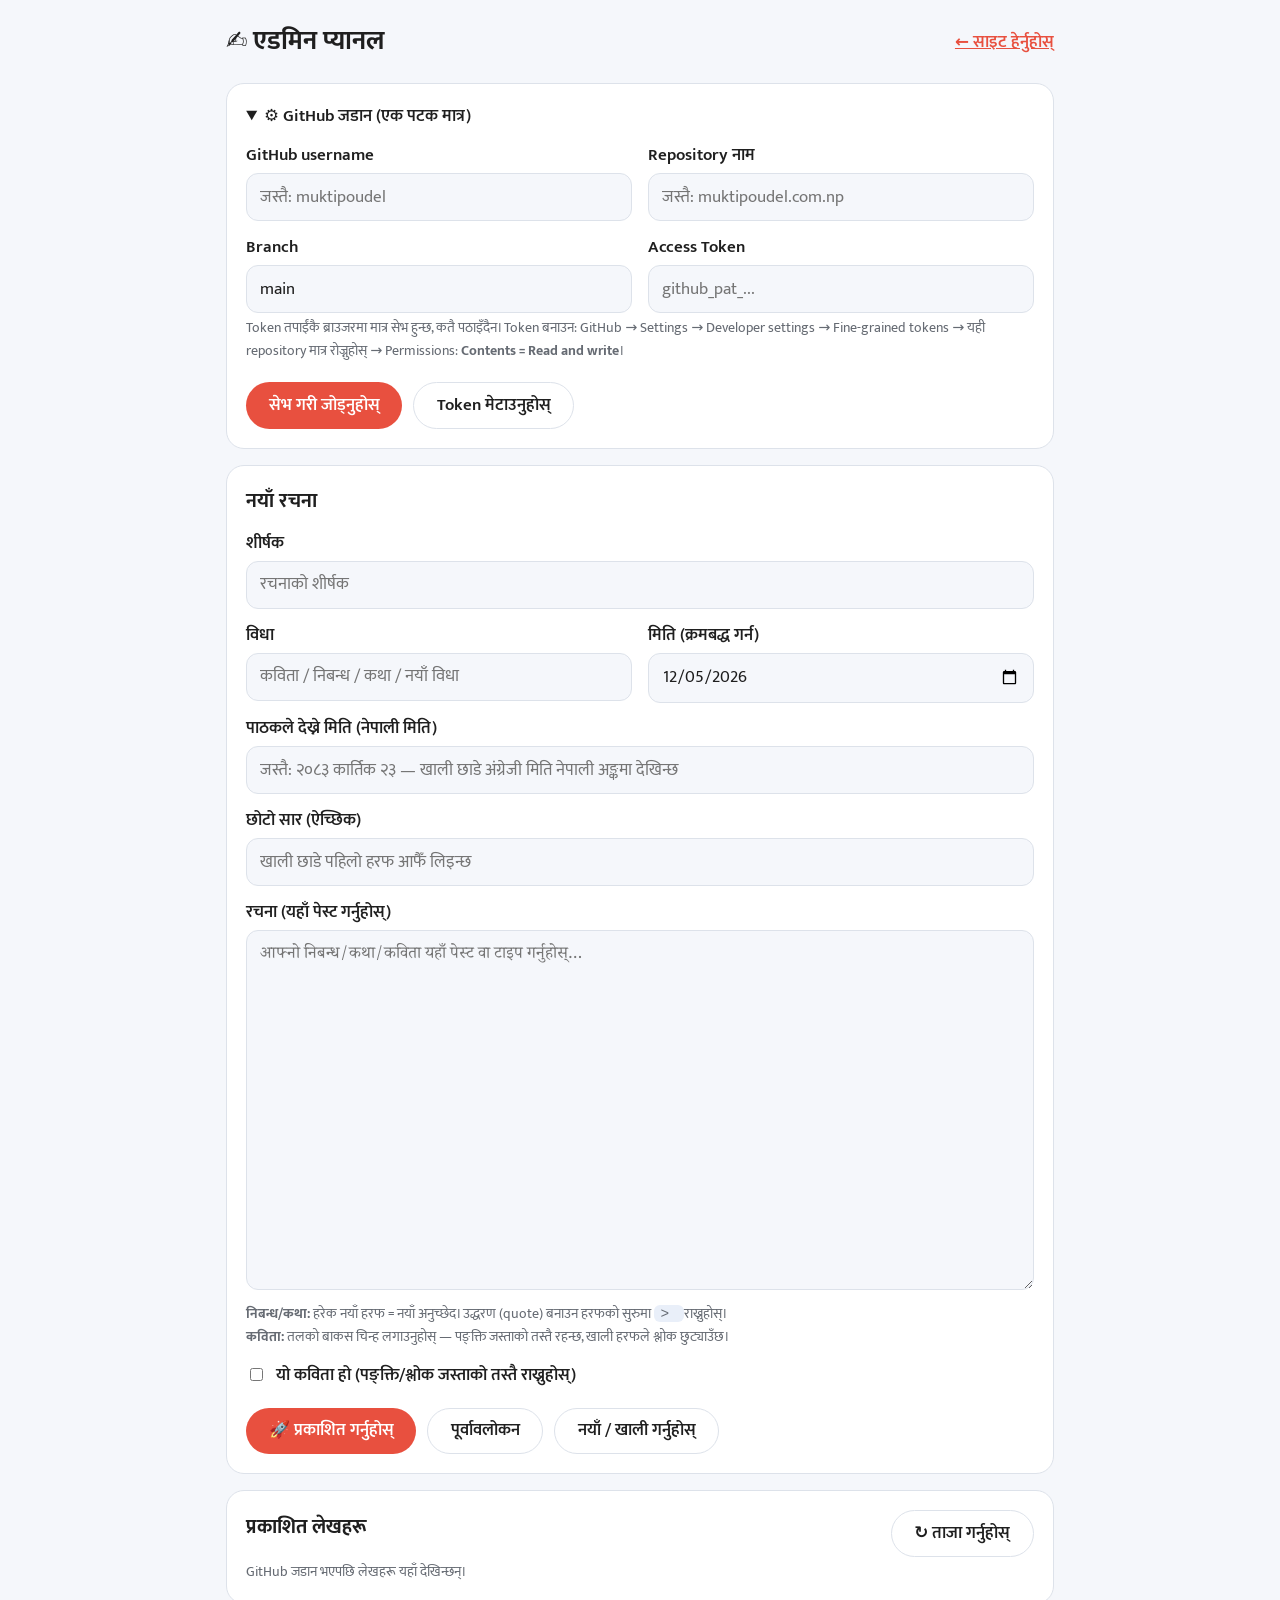
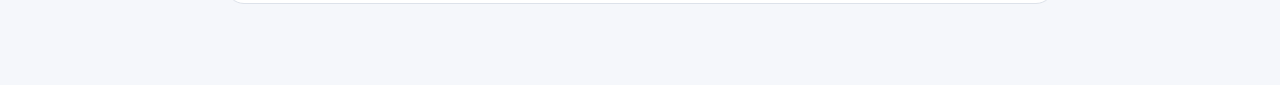
<file: admin.html>
<!DOCTYPE html>
<html lang="ne">
<head>
<meta charset="UTF-8">
<meta name="viewport" content="width=device-width, initial-scale=1">
<meta name="robots" content="noindex,nofollow">
<title>एडमिन प्यानल</title>
<link href="https://fonts.googleapis.com/css2?family=Mukta:wght@400;600;800&family=Noto+Serif+Devanagari:wght@400;600&display=swap" rel="stylesheet">
<style>
:root{--bg:#f5f7fb;--ink:#1f1f1f;--soft:#666b73;--line:#dde2ea;--card:#fff;--red:#e8503f;--blue:#8fa9d6;--blue-soft:#e9eff9}
@media (prefers-color-scheme:dark){:root{--bg:#12161d;--ink:#eef0f4;--soft:#a0a8b5;--line:#262d38;--card:#1b212b;--blue-soft:#202a3d}}
*{box-sizing:border-box}
body{margin:0;background:var(--bg);color:var(--ink);font:1.05rem/1.6 "Mukta",system-ui,sans-serif}
.wrap{max-width:860px;margin:0 auto;padding:1.2rem 1rem 4rem}
h1{font-size:1.6rem;margin:.2rem 0}
h2{font-size:1.25rem;margin:0 0 .8rem}
.bar{display:flex;justify-content:space-between;align-items:center;gap:1rem;flex-wrap:wrap}
.card{background:var(--card);border:1px solid var(--line);border-radius:18px;padding:1.2rem;margin:1rem 0}
label{display:block;font-weight:600;margin:.8rem 0 .25rem}
input,textarea,select{width:100%;font:inherit;color:var(--ink);background:var(--bg);border:1px solid var(--line);border-radius:12px;padding:.6rem .8rem}
textarea{min-height:360px;line-height:1.9;font-family:"Noto Serif Devanagari",Georgia,serif;resize:vertical}
.row{display:grid;grid-template-columns:1fr 1fr;gap:1rem}
@media(max-width:600px){.row{grid-template-columns:1fr}}
button{font:inherit;font-weight:600;border:0;border-radius:999px;padding:.55rem 1.4rem;cursor:pointer;background:var(--red);color:#fff}
button.sec{background:none;color:var(--ink);border:1px solid var(--line)}
button.del{background:none;color:var(--red);border:1px solid var(--red)}
button:disabled{opacity:.5;cursor:wait}
.hint{color:var(--soft);font-size:.9rem;margin:.25rem 0 0}
.actions{display:flex;gap:.7rem;flex-wrap:wrap;margin-top:1.2rem}
.chk{display:flex;gap:.6rem;align-items:center;font-weight:600;margin-top:.8rem}
.chk input{width:auto}
#msg{position:sticky;top:.6rem;z-index:5;padding:.7rem 1rem;border-radius:12px;display:none;font-weight:600}
#msg.ok{display:block;background:#e5f3e8;color:#1d5d34}
#msg.err{display:block;background:#fde6e2;color:#a8301f}
#msg.info{display:block;background:var(--blue-soft);color:var(--ink)}
.item{display:flex;justify-content:space-between;align-items:center;gap:1rem;padding:.7rem 0;border-top:1px solid var(--line)}
.item:first-child{border-top:0}
.item small{color:var(--soft);display:block}
.item .b{display:flex;gap:.5rem;flex-shrink:0}
.item button{padding:.3rem .9rem;font-size:.95rem}
#preview{font:1.15rem/1.9 "Noto Serif Devanagari",Georgia,serif}
#preview blockquote{margin:1rem 0;padding:.6rem 1rem;background:var(--blue-soft);border-left:5px solid var(--blue);border-radius:0 12px 12px 0}
details summary{cursor:pointer;font-weight:600}
code{background:var(--blue-soft);padding:.05rem .4rem;border-radius:6px}
.hidden{display:none}
</style>
</head>
<body>
<div class="wrap">
  <div class="bar"><h1>✍️ एडमिन प्यानल</h1><a href="./" style="color:var(--red);font-weight:600">← साइट हेर्नुहोस्</a></div>
  <div id="msg" role="status"></div>

  <!-- सेटिङ -->
  <div class="card" id="setup">
    <details id="setupBox">
      <summary>⚙️ GitHub जडान (एक पटक मात्र)</summary>
      <div class="row">
        <div><label for="owner">GitHub username</label><input id="owner" placeholder="जस्तै: muktipoudel"></div>
        <div><label for="repo">Repository नाम</label><input id="repo" placeholder="जस्तै: muktipoudel.com.np"></div>
      </div>
      <div class="row">
        <div><label for="branch">Branch</label><input id="branch" value="main"></div>
        <div><label for="token">Access Token</label><input id="token" type="password" placeholder="github_pat_..." autocomplete="off"></div>
      </div>
      <p class="hint">Token तपाईंकै ब्राउजरमा मात्र सेभ हुन्छ, कतै पठाइँदैन। Token बनाउन: GitHub → Settings → Developer settings → Fine-grained tokens → यही repository मात्र रोज्नुहोस् → Permissions: <b>Contents = Read and write</b>।</p>
      <div class="actions"><button id="saveCfg" type="button">सेभ गरी जोड्नुहोस्</button><button id="forget" type="button" class="sec">Token मेटाउनुहोस्</button></div>
    </details>
  </div>

  <!-- सम्पादक -->
  <div class="card" id="editor">
    <h2 id="edTitle">नयाँ रचना</h2>
    <label for="title">शीर्षक</label>
    <input id="title" placeholder="रचनाको शीर्षक">
    <div class="row">
      <div>
        <label for="category">विधा</label>
        <input id="category" list="cats" placeholder="कविता / निबन्ध / कथा / नयाँ विधा">
        <datalist id="cats"></datalist>
      </div>
      <div>
        <label for="date">मिति (क्रमबद्ध गर्न)</label>
        <input id="date" type="date">
      </div>
    </div>
    <label for="dateText">पाठकले देख्ने मिति (नेपाली मिति)</label>
    <input id="dateText" placeholder="जस्तै: २०८३ कार्तिक २३ — खाली छाडे अंग्रेजी मिति नेपाली अङ्कमा देखिन्छ">
    <label for="excerpt">छोटो सार (ऐच्छिक)</label>
    <input id="excerpt" placeholder="खाली छाडे पहिलो हरफ आफैँ लिइन्छ">
    <label for="raw">रचना (यहाँ पेस्ट गर्नुहोस्)</label>
    <textarea id="raw" placeholder="आफ्नो निबन्ध/कथा/कविता यहाँ पेस्ट वा टाइप गर्नुहोस्…"></textarea>
    <p class="hint"><b>निबन्ध/कथा:</b> हरेक नयाँ हरफ = नयाँ अनुच्छेद। उद्धरण (quote) बनाउन हरफको सुरुमा <code>&gt; </code> राख्नुहोस्।<br><b>कविता:</b> तलको बाकस चिन्ह लगाउनुहोस् — पङ्क्ति जस्ताको तस्तै रहन्छ, खाली हरफले श्लोक छुट्याउँछ।</p>
    <label class="chk"><input type="checkbox" id="poem"> यो कविता हो (पङ्क्ति/श्लोक जस्ताको तस्तै राख्नुहोस्)</label>
    <div class="actions">
      <button id="publish" type="button">🚀 प्रकाशित गर्नुहोस्</button>
      <button id="prevBtn" type="button" class="sec">पूर्वावलोकन</button>
      <button id="reset" type="button" class="sec">नयाँ / खाली गर्नुहोस्</button>
    </div>
  </div>

  <div class="card hidden" id="prevCard"><h2>पूर्वावलोकन</h2><div id="preview"></div></div>

  <!-- पुराना लेख -->
  <div class="card">
    <div class="bar"><h2>प्रकाशित लेखहरू</h2><button id="reload" type="button" class="sec">↻ ताजा गर्नुहोस्</button></div>
    <div id="list"><p class="hint">GitHub जडान भएपछि लेखहरू यहाँ देखिन्छन्।</p></div>
  </div>
</div>

<script>
(function () {
  "use strict";
  var $ = function (id) { return document.getElementById(id); };
  var posts = [], sha = null, editingSlug = null;
  var LS = "admin-cfg";

  function esc(s) { return String(s).replace(/[&<>"]/g, function (c) { return {"&":"&amp;","<":"&lt;",">":"&gt;",'"':"&quot;"}[c]; }); }
  function toNe(n) { return String(n).replace(/[0-9]/g, function (d) { return "०१२३४५६७८९"[d]; }); }
  function msg(text, cls) { var m = $("msg"); m.textContent = text; m.className = cls || "info"; if (cls === "ok") setTimeout(function () { if (m.textContent === text) m.className = ""; }, 8000); window.scrollTo({ top: 0, behavior: "smooth" }); }

  /* ---------- सेटिङ ---------- */
  function cfg() { try { return JSON.parse(localStorage.getItem(LS)) || {}; } catch (e) { return {}; } }
  function fillCfg() {
    var c = cfg();
    $("owner").value = c.owner || ""; $("repo").value = c.repo || "";
    $("branch").value = c.branch || "main"; $("token").value = c.token || "";
    if (!c.token) $("setupBox").open = true;
  }
  $("saveCfg").onclick = function () {
    var c = { owner: $("owner").value.trim(), repo: $("repo").value.trim(), branch: $("branch").value.trim() || "main", token: $("token").value.trim() };
    if (!c.owner || !c.repo || !c.token) return msg("सबै बाकस भर्नुहोस्।", "err");
    localStorage.setItem(LS, JSON.stringify(c));
    $("setupBox").open = false;
    loadPosts();
  };
  $("forget").onclick = function () { localStorage.removeItem(LS); $("token").value = ""; msg("Token यो ब्राउजरबाट मेटियो।", "ok"); };

  /* ---------- GitHub API ---------- */
  function b64enc(str) { var b = new TextEncoder().encode(str), s = ""; for (var i = 0; i < b.length; i += 0x8000) s += String.fromCharCode.apply(null, b.subarray(i, i + 0x8000)); return btoa(s); }
  function b64dec(b64) { var s = atob(b64.replace(/\s/g, "")), b = new Uint8Array(s.length); for (var i = 0; i < s.length; i++) b[i] = s.charCodeAt(i); return new TextDecoder().decode(b); }
  function api(method, body) {
    var c = cfg();
    var url = "https://api.github.com/repos/" + encodeURIComponent(c.owner) + "/" + encodeURIComponent(c.repo) + "/contents/posts.json" + (method === "GET" ? "?ref=" + encodeURIComponent(c.branch) + "&t=" + Date.now() : "");
    return fetch(url, {
      method: method,
      headers: { "Authorization": "Bearer " + c.token, "Accept": "application/vnd.github+json", "Content-Type": "application/json" },
      body: body ? JSON.stringify(body) : undefined
    }).then(function (r) {
      return r.json().then(function (j) {
        if (!r.ok) { var e = new Error(j.message || r.status); e.status = r.status; throw e; }
        return j;
      });
    });
  }
  function loadPosts() {
    var c = cfg();
    if (!c.token) return;
    msg("लेखहरू लोड हुँदैछन्…", "info");
    return api("GET").then(function (j) {
      sha = j.sha; posts = JSON.parse(b64dec(j.content));
      $("msg").className = ""; render();
    }).catch(function (e) {
      msg("लोड हुन सकेन: " + e.message + (e.status === 401 || e.status === 403 || e.status === 404 ? " — username, repo नाम र token जाँच गर्नुहोस्।" : ""), "err");
    });
  }
  function commit(message) {
    var c = cfg();
    return api("PUT", { message: message, content: b64enc(JSON.stringify(posts, null, 2) + "\n"), sha: sha, branch: c.branch })
      .then(function (j) { sha = j.content.sha; render(); });
  }

  /* ---------- पाठ → HTML ---------- */
  function toHtml(raw, poem) {
    raw = raw.replace(/\r/g, "").trim();
    if (poem) {
      return '<div class="poem">' + raw.split(/\n{2,}/).map(function (st) {
        return "<p>" + st.split("\n").map(function (l) { return esc(l.trim()); }).join("<br>") + "</p>";
      }).join("\n") + "</div>";
    }
    return raw.split(/\n+/).map(function (l) { return l.trim(); }).filter(Boolean).map(function (l) {
      return /^>/.test(l) ? "<blockquote>" + esc(l.replace(/^>\s*/, "")) + "</blockquote>" : "<p>" + esc(l) + "</p>";
    }).join("\n");
  }
  function htmlToRaw(html, poem) {
    var d = document.createElement("div"); d.innerHTML = html;
    var out = [];
    d.querySelectorAll("p, blockquote").forEach(function (el) {
      var t = el.cloneNode(true);
      t.querySelectorAll("br").forEach(function (b) { b.replaceWith("\n"); });
      var s = t.textContent.trim();
      out.push(el.tagName === "BLOCKQUOTE" ? "> " + s : s);
    });
    return out.join(poem ? "\n\n" : "\n");
  }
  var MONTHS = ["जनवरी","फेब्रुअरी","मार्च","अप्रिल","मे","जुन","जुलाई","अगस्ट","सेप्टेम्बर","अक्टोबर","नोभेम्बर","डिसेम्बर"];
  function fallbackDateText(iso) { var p = iso.split("-"); return toNe(p[0]) + " " + MONTHS[+p[1] - 1] + " " + toNe(+p[2]); }
  function today() { var d = new Date(); return d.getFullYear() + "-" + ("0" + (d.getMonth() + 1)).slice(-2) + "-" + ("0" + d.getDate()).slice(-2); }

  /* ---------- सम्पादक ---------- */
  function resetForm() {
    editingSlug = null;
    ["title", "category", "dateText", "excerpt", "raw"].forEach(function (k) { $(k).value = ""; });
    $("date").value = today(); $("poem").checked = false;
    $("edTitle").textContent = "नयाँ रचना"; $("publish").textContent = "🚀 प्रकाशित गर्नुहोस्";
    $("prevCard").classList.add("hidden");
  }
  $("reset").onclick = resetForm;
  $("category").addEventListener("change", function () { if (/कविता/.test($("category").value) && !editingSlug) $("poem").checked = true; });
  $("prevBtn").onclick = function () {
    $("preview").innerHTML = "<h3>" + esc($("title").value) + "</h3>" + toHtml($("raw").value, $("poem").checked);
    $("prevCard").classList.remove("hidden");
    $("prevCard").scrollIntoView({ behavior: "smooth" });
  };

  function generateExcerpt(raw) {
    var first = raw.replace(/\r/g, "").trim().split("\n")[0].replace(/^>\s*/, "").trim();
    return first.length > 90 ? first.slice(0, 90).replace(/\s+\S*$/, "") + "…" : first;
  }

  $("publish").onclick = function () {
    var title = $("title").value.trim(), category = $("category").value.trim(), raw = $("raw").value.trim();
    var date = $("date").value || today();
    if (!title || !category || !raw) return msg("शीर्षक, विधा र रचना अनिवार्य छन्।", "err");
    if (!cfg().token) { $("setupBox").open = true; return msg("पहिले GitHub जडान गर्नुहोस्।", "err"); }
    var poem = $("poem").checked;
    var existing = editingSlug ? posts.filter(function (p) { return p.slug === editingSlug; })[0] : null;
    var post = {
      slug: existing ? existing.slug : "post-" + Date.now().toString(36),
      title: title, date: date,
      dateText: $("dateText").value.trim() || fallbackDateText(date),
      category: category,
      excerpt: $("excerpt").value.trim() || generateExcerpt(raw),
      body: toHtml(raw, poem), raw: raw, poem: poem
    };
    var btn = $("publish"); btn.disabled = true; msg("प्रकाशित हुँदैछ…", "info");
    function attempt(retry) {
      if (existing) posts = posts.map(function (p) { return p.slug === post.slug ? post : p; }); else posts.unshift(post);
      return commit((existing ? "लेख सम्पादन: " : "नयाँ लेख: ") + title).catch(function (e) {
        if (e.status === 409 && !retry) { // अरू ठाउँबाट फेरिएछ — ताजा लिएर फेरि
          return api("GET").then(function (j) { sha = j.sha; posts = JSON.parse(b64dec(j.content)); existing = posts.filter(function (p) { return p.slug === post.slug; })[0] || null; return attempt(true); });
        }
        throw e;
      });
    }
    attempt(false).then(function () {
      msg("✅ सफल! साइटमा देखिन १–२ मिनेट लाग्छ (GitHub Pages ले बनाउँदैछ)।", "ok");
      resetForm();
    }).catch(function (e) {
      msg("प्रकाशित हुन सकेन: " + e.message, "err"); loadPosts();
    }).then(function () { btn.disabled = false; });
  };

  /* ---------- सूची ---------- */
  function render() {
    var cats = posts.map(function (p) { return p.category; }).filter(function (c, i, a) { return a.indexOf(c) === i; });
    $("cats").innerHTML = cats.map(function (c) { return '<option value="' + esc(c) + '">'; }).join("");
    var sorted = posts.slice().sort(function (a, b) { return b.date.localeCompare(a.date); });
    $("list").innerHTML = sorted.length ? sorted.map(function (p) {
      return '<div class="item"><div><strong>' + esc(p.title) + '</strong><small>' + esc(p.category) + ' · ' + esc(p.dateText) + '</small></div>' +
        '<div class="b"><button class="sec" data-e="' + esc(p.slug) + '">सम्पादन</button><button class="del" data-d="' + esc(p.slug) + '">मेट्नुहोस्</button></div></div>';
    }).join("") : '<p class="hint">अहिलेसम्म कुनै लेख छैन।</p>';
  }
  $("list").addEventListener("click", function (e) {
    var s = e.target.dataset.e, d = e.target.dataset.d;
    if (s) {
      var p = posts.filter(function (x) { return x.slug === s; })[0];
      editingSlug = s;
      $("title").value = p.title; $("category").value = p.category; $("date").value = p.date;
      $("dateText").value = p.dateText; $("excerpt").value = p.excerpt;
      var poem = p.poem != null ? p.poem : /class="poem"/.test(p.body);
      $("poem").checked = poem; $("raw").value = p.raw || htmlToRaw(p.body, poem);
      $("edTitle").textContent = "सम्पादन: " + p.title; $("publish").textContent = "💾 परिवर्तन सेभ गर्नुहोस्";
      $("editor").scrollIntoView({ behavior: "smooth" });
    }
    if (d) {
      var q = posts.filter(function (x) { return x.slug === d; })[0];
      if (!confirm("“" + q.title + "” साँच्चै मेट्ने?")) return;
      posts = posts.filter(function (x) { return x.slug !== d; });
      msg("मेटिँदैछ…", "info");
      commit("लेख मेटियो: " + q.title).then(function () { msg("मेटियो। साइटमा १–२ मिनेटमा देखिन्छ।", "ok"); })
        .catch(function (er) { msg("मेट्न सकिएन: " + er.message, "err"); loadPosts(); });
    }
  });
  $("reload").onclick = loadPosts;

  fillCfg(); resetForm(); loadPosts();
})();
</script>
</body>
</html>
</file>
